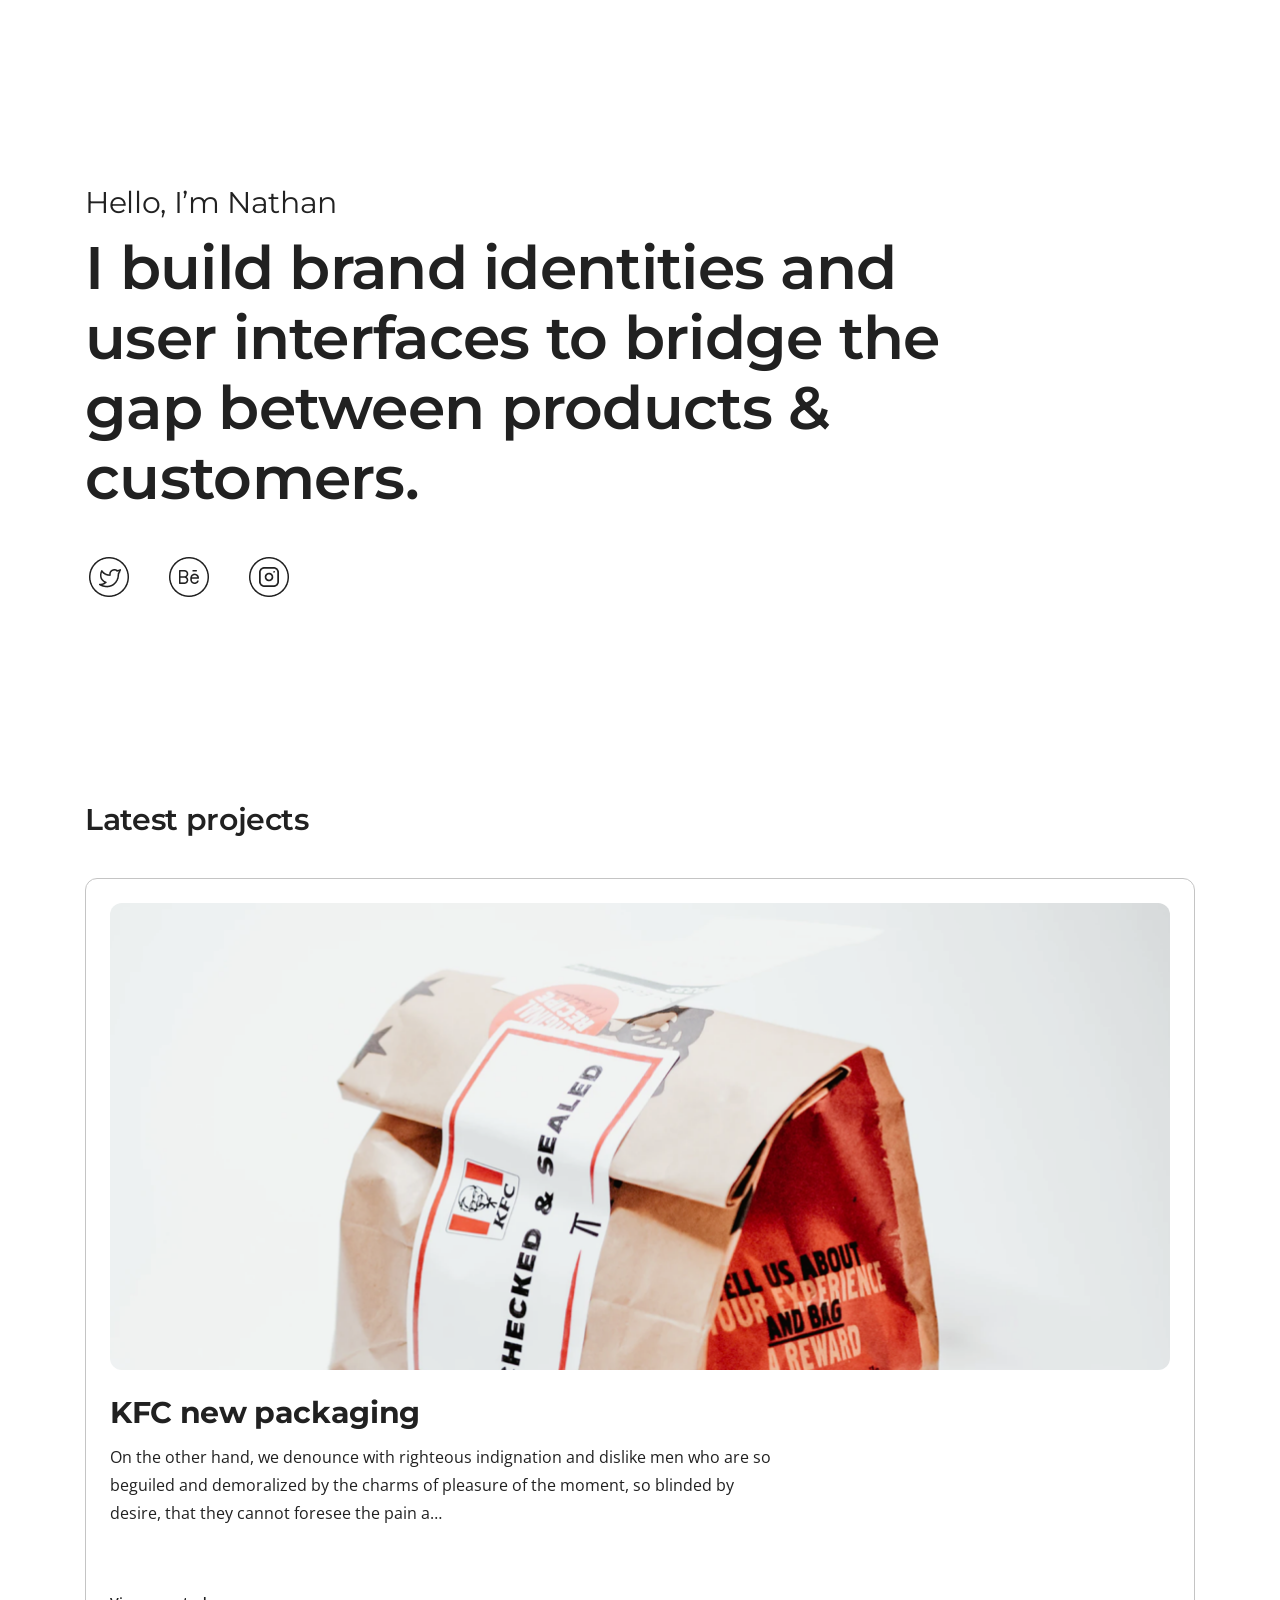
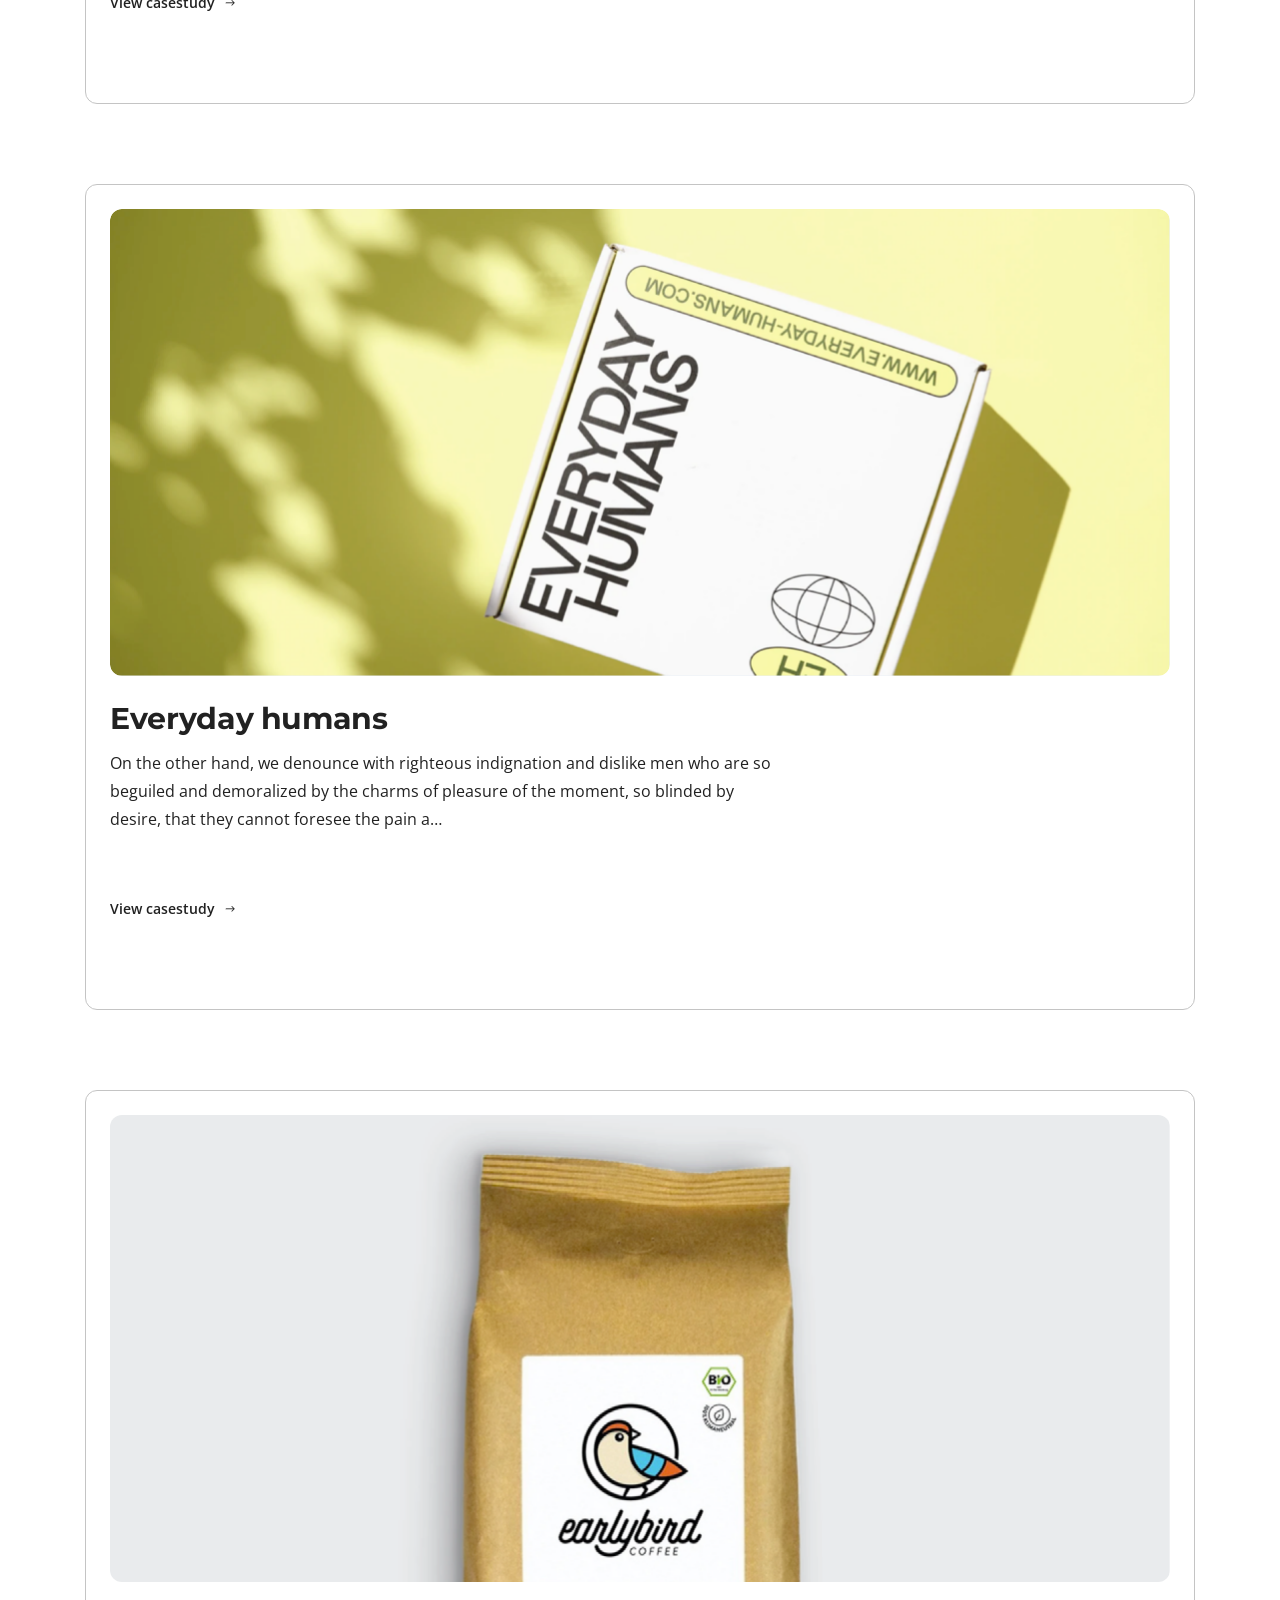
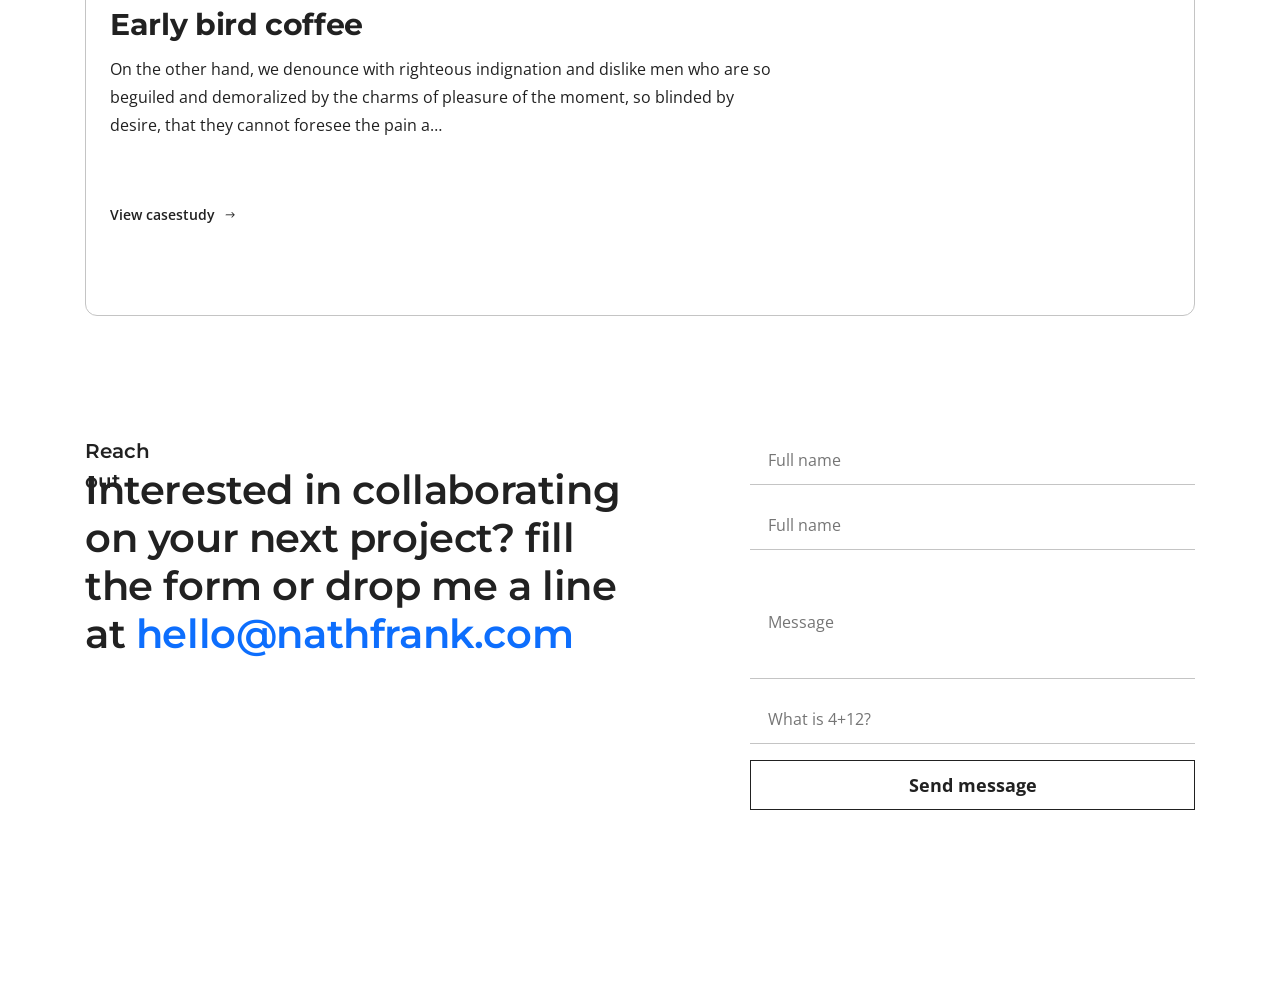
<file: index.html>
<!DOCTYPE html>
<html lang="en">
  <head>
    <meta charset="UTF-8" />
    <meta name="viewport" content="width=device-width, initial-scale=1.0" />
    <title>Figma KFC</title>

    <link rel="preconnect" href="https://fonts.googleapis.com" />
    <link rel="preconnect" href="https://fonts.gstatic.com" crossorigin />
    <link
      href="https://fonts.googleapis.com/css2?family=Karla:ital,wght@0,200..800;1,200..800&family=Manrope:wght@200..800&family=Montserrat:ital,wght@0,100..900;1,100..900&family=Open+Sans:ital,wght@0,300..800;1,300..800&family=Oswald:wght@200..700&family=Roboto+Slab:wght@100..900&family=Sankofa+Display&display=swap"
      rel="stylesheet"
    />
    <link rel="preconnect" href="https://fonts.googleapis.com" />
    <link rel="preconnect" href="https://fonts.gstatic.com" crossorigin />
    <link
      href="https://fonts.googleapis.com/css2?family=Karla:ital,wght@0,200..800;1,200..800&family=Manrope:wght@200..800&family=Montserrat:ital,wght@0,100..900;1,100..900&family=Open+Sans:ital,wght@0,300..800;1,300..800&family=Oswald:wght@200..700&family=Roboto+Slab:wght@100..900&family=Sankofa+Display&display=swap"
      rel="stylesheet"
    />
    <link rel="stylesheet" href="./assets/css/index.css" />
  </head>
  <body>
    <div class="container">
      <div class="about-me">
        <h3>Hello, I’m Nathan</h3>
        <h1>
          I build brand identities and user interfaces to bridge the gap between
          products & customers.
        </h1>
        <div class="social-medias">
          <img src="./assets/img/Twitter.png" alt="" />
          <img src="./assets/img/Behance.png" alt="" />
          <img src="./assets/img/Instagram.png" alt="" />
        </div>
      </div>

      <div class="cards">
        <h2>Latest projects</h2>

        <div class="card">
          <img src="./assets/img/card-image-1.png" alt="" />
          <h3>KFC new packaging</h3>
          <p>
            On the other hand, we denounce with righteous indignation and
            dislike men who are so beguiled and demoralized by the charms of
            pleasure of the moment, so blinded by desire, that they cannot
            foresee the pain a…
          </p>
          <div class="link">
            <p>View casestudy</p>
            <img src="./assets/img/Icon.png" alt="" />
          </div>
        </div>

        <div class="card">
          <img src="./assets/img/card-image-2.png" alt="" />
          <h3>Everyday humans</h3>
          <p>
            On the other hand, we denounce with righteous indignation and
            dislike men who are so beguiled and demoralized by the charms of
            pleasure of the moment, so blinded by desire, that they cannot
            foresee the pain a…
          </p>
          <div class="link">
            <p>View casestudy</p>
            <img src="./assets/img/Icon.png" alt="" />
          </div>
        </div>

        <div class="card">
          <img src="./assets/img/card-image-3.png" alt="" />
          <h3>Early bird coffee</h3>
          <p>
            On the other hand, we denounce with righteous indignation and
            dislike men who are so beguiled and demoralized by the charms of
            pleasure of the moment, so blinded by desire, that they cannot
            foresee the pain a…
          </p>
          <div class="link">
            <p>View casestudy</p>
            <img src="./assets/img/Icon.png" alt="" />
          </div>
        </div>
      </div>

      <div class="contact-me">
        <div class="contact-me-texts">
          <h3>Reach out</h3>
          <h1>
            Interested in collaborating on your next project? fill the form or
            drop me a line at <span>hello@nathfrank.com</span>
          </h1>
        </div>

        <div class="form-group">
          <input type="text" placeholder="Full name" />
          <input type="text" placeholder="Full name" />
          <input type="text" placeholder="Message" />
          <input type="text" placeholder="What is 4+12?" />
          <button>Send message</button>
        </div>
      </div>
    </div>
  </body>
</html>
</file>
<file: assets/css/index.css>
*,
*::before,
*::after {
  box-sizing: border-box;
}

* {
  margin: 0;
}

body {
  line-height: 1.5;
  -webkit-font-smoothing: antialiased;
}

img,
picture,
video,
canvas,
svg {
  display: block;
  max-width: 100%;
}

input,
button,
textarea,
select {
  font: inherit;
}

p,
h1,
h2,
h3,
h4,
h5,
h6 {
  overflow-wrap: break-word;
}

.container {
  width: 1110px;
  margin: 0 auto;
  padding: 184px 0px;
}

h1,
h2,
h3,
h4,
h5,
h6 {
  font-family: "Montserrat", sans-serif;
}

p {
  font-family: "Open Sans", sans-serif;
}

.about-me {
  margin-bottom: 200px;
}

.about-me h3 {
  color: #212121;
  width: 254px;
  height: 37px;
  font-size: 30px;
  font-weight: 400;
  line-height: 37px;
  letter-spacing: -0.3499999940395355px;
  text-align: left;
  margin-bottom: 12px;
}

.about-me h1 {
  color: #212121;
  width: 874px;
  height: 280px;
  font-size: 60px;
  font-weight: 600;
  line-height: 70px;
  letter-spacing: -0.699999988079071px;
  text-align: left;
  margin-bottom: 40px;
}

.social-medias {
  display: flex;
  gap: 32px;
}

.cards h2 {
  color: #212121;
  width: 225px;
  height: 37px;
  font-size: 30px;
  font-weight: 600;
  line-height: 37px;
  letter-spacing: -0.3499999940395355px;
  text-align: left;
  margin-bottom: 40px;
}

.card {
  padding: 24px;
  border: 1px solid #c4c4c4;
  border-radius: 12px;
  margin-bottom: 80px;
}

.card img {
  border-radius: 12px;
}

.card h3 {
  color: #212121;
  margin-top: 24px;
  margin-bottom: 12px;
  font-size: 30px;
  font-weight: 700;
  line-height: 37px;
  letter-spacing: -0.3499999940395355px;
  text-align: left;
}

.card p {
  color: #212121;
  width: 669px;
  height: 84px;
  font-size: 16px;
  font-weight: 400;
  line-height: 28px;
  text-align: left;
  margin-bottom: 64px;
}

.link {
  display: flex;
  align-items: start;
}

.link p {
  color: #212121;
  width: 113px;
  height: 24px;
  font-size: 14px;
  font-weight: 600;
  line-height: 24px;
  text-align: left;
}

.link img {
  padding-top: 5px;
}

.contact-me {
  margin-top: 120px;
  display: flex;
  justify-content: space-between;
}

.contact-me-texts h3 {
  color: #212121;
  width: 105px;
  height: 30px;
  font-size: 20px;
  font-weight: 600;
  line-height: 30px;
  text-align: left;
}

.contact-me-texts h1 {
  color: #212121;
  width: 549px;
  height: 192px;
  font-size: 40px;
  font-weight: 600;
  line-height: 48px;
  letter-spacing: -0.4000000059604645px;
  text-align: left;
}

h1 span {
  color: #0d6efd;
}

.form-group {
  display: flex;
  flex-direction: column;
}

input {
  color: #807e7e;
  font-family: "Open Sans", sans-serif;
  width: 445px;
  border: none;
  border-bottom: 1px solid #c4c4c4;
  padding: 12px 18px;
  margin-bottom: 16px;
}

button {
  color: #212121;
  font-family: "Open Sans", sans-serif;
  font-size: 18px;
  font-weight: 700;
  line-height: 32px;
  text-align: center;
  padding: 8px 47px;
  background-color: transparent;
  border: 1px solid #212121;
}

input:nth-child(3) {
  height: 113px;
}

@media (max-width: 992px) {
  .container {
    width: 90%;
    padding: 80px 0;
    margin: 0 auto;
  }

  .about-me {
    margin-bottom: 80px;
  }

  .about-me h3 {
    width: 100%;
    font-size: 24px;
    line-height: 30px;
  }

  .about-me h1 {
    width: 100%;
    font-size: 36px;
    line-height: 44px;
    height: auto;
    margin-bottom: 24px;
  }

  .social-medias {
    gap: 16px;
  }

  .cards h2 {
    width: 100%;
    font-size: 24px;
    line-height: 30px;
    margin-bottom: 24px;
  }

  .card {
    padding: 16px;
    margin-bottom: 48px;
  }

  .card h3 {
    font-size: 24px;
    line-height: 30px;
    margin-top: 16px;
    margin-bottom: 12px;
  }

  .card p {
    width: 100%;
    height: auto;
    font-size: 14px;
    line-height: 24px;
    margin-bottom: 40px;
  }

  .link p {
    width: auto;
    font-size: 12px;
    line-height: 20px;
  }

  .contact-me {
    flex-direction: column;
    gap: 40px;
  }

  .contact-me-texts h3 {
    font-size: 18px;
    line-height: 24px;
    width: 100%;
  }

  .contact-me-texts h1 {
    width: 100%;
    font-size: 28px;
    line-height: 36px;
    height: auto;
  }

  .form-group {
    width: 100%;
  }

  input {
    width: 100%;
    font-size: 14px;
    padding: 10px 12px;
  }

  input:nth-child(3) {
    height: 100px;
  }

  button {
    width: 100%;
    padding: 12px 0;
    font-size: 16px;
  }
}

@media (max-width: 600px) {
  .container {
    padding: 60px 0;
  }

  .about-me h3 {
    font-size: 20px;
    line-height: 26px;
  }

  .about-me h1 {
    font-size: 24px;
    line-height: 32px;
  }

  .cards h2 {
    font-size: 20px;
    line-height: 26px;
  }

  .card h3 {
    font-size: 20px;
    line-height: 26px;
  }

  .card p {
    font-size: 13px;
    line-height: 20px;
  }

  .contact-me-texts h3 {
    font-size: 16px;
    line-height: 22px;
  }

  .contact-me-texts h1 {
    font-size: 22px;
    line-height: 28px;
  }

  input {
    font-size: 13px;
  }

  button {
    font-size: 14px;
  }
}
</file>
